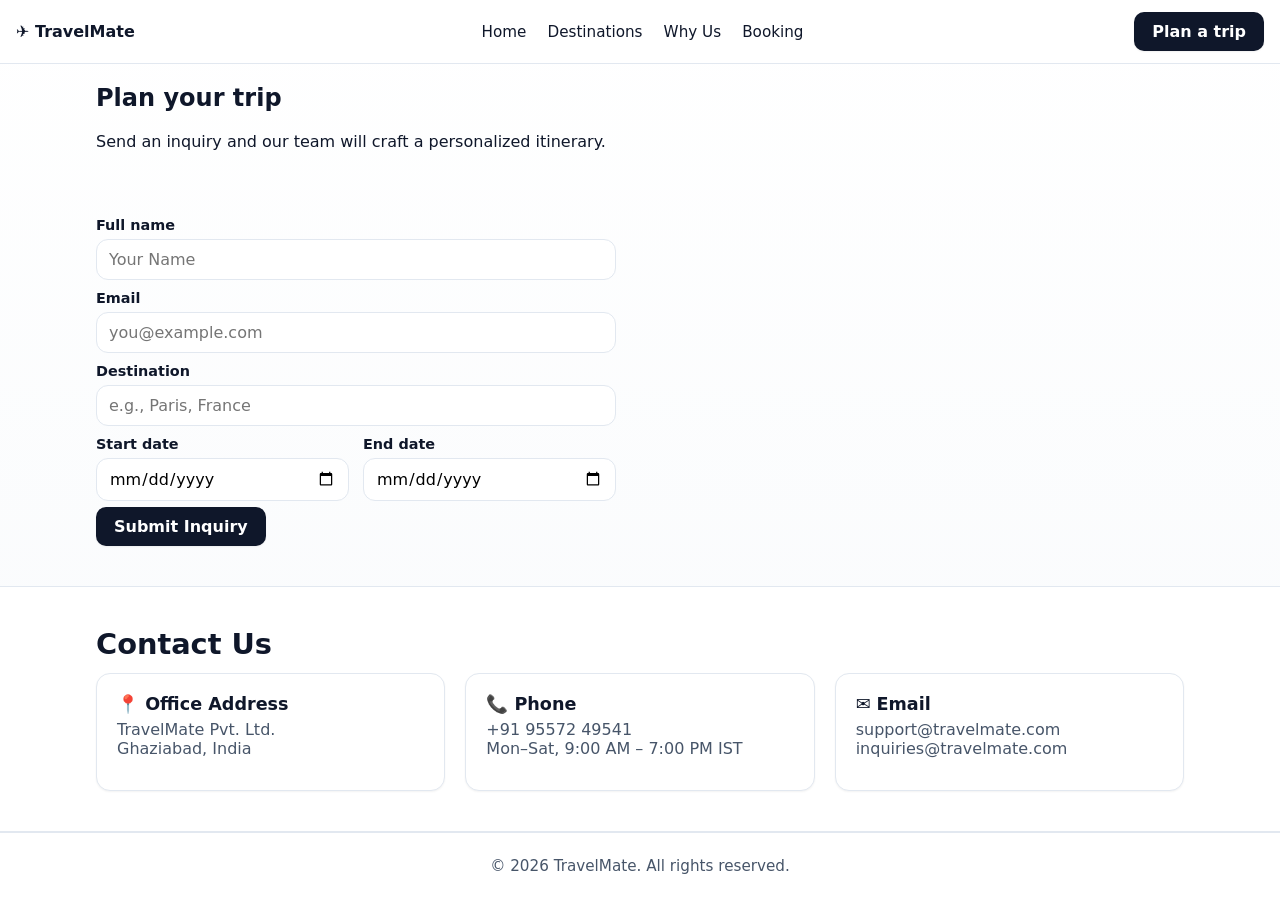
<file: Booking.html>
<!DOCTYPE html>
<html lang="en">
<head>
  <meta charset="utf-8" />
  <meta name="viewport" content="width=device-width, initial-scale=1" />
  <title>Booking – TravelMate</title>
  <link rel="stylesheet" href="./styles.css?v=2" />
</head>
<body>
  <header class="site-header">
    <a class="brand" href="./index.html">✈️ TravelMate</a>
    <nav class="site-nav">
      <a class="nav-link" href="./index.html">Home</a>
      <a class="nav-link" href="./destinations.html">Destinations</a>
      <!-- fixed filename -->
      <a class="nav-link" href="./Why us.html">Why Us</a>
      <a class="nav-link active btn-ghost" aria-current="page" href="./booking.html">Booking</a>
    </nav>
    <a class="btn" href="./booking.html">Plan a trip</a>
  </header>

  <main>
    <section class="page-hero">
      <div class="container">
        <h1 class="page-title">Plan your trip</h1>
        <p class="page-subtitle">Send an inquiry and our team will craft a personalized itinerary.</p>
      </div>
    </section>

    <!-- Booking form -->
    <section class="section">
      <div class="container">
        <form id="inquiryForm" class="form">
          <label for="name">Full name</label>
          <input id="name" type="text" class="input" placeholder="Your Name">

          <label for="email">Email</label>
          <input id="email" type="email" class="input" placeholder="you@example.com">

          <label for="dest">Destination</label>
          <input id="dest" type="text" class="input" placeholder="e.g., Paris, France">

          <div class="row cols-2">
            <div>
              <label for="start">Start date</label>
              <input id="start" type="date" class="input">
            </div>
            <div>
              <label for="end">End date</label>
              <input id="end" type="date" class="input">
            </div>
          </div>

          <a class="btn submit"
   href="https://docs.google.com/forms/d/e/1FAIpQLSfcwkbqiRBwfnUXSbffnTynq83405ZsI0pufMG2jj6IahAtkQ/viewform?usp=dialog"
   target="_blank">
   Submit Inquiry
</a>

        </form>
      </div>
    </section>

    <!-- Contact Details -->
    <section class="section section-contrast">
      <div class="container">
        <h2 class="section-title">Contact Us</h2>
        <div class="grid cols-3">
          <div class="card padded">
            <h3 class="card-title">📍 Office Address</h3>
            <p class="card-text">
              TravelMate Pvt. Ltd.<br>
              Ghaziabad, India
            </p>
          </div>

          <div class="card padded">
            <h3 class="card-title">📞 Phone</h3>
            <p class="card-text">
              <a href="tel:+91 9557249541">+91 95572 49541</a><br>
              Mon–Sat, 9:00 AM – 7:00 PM IST
            </p>
          </div>

          <div class="card padded">
            <h3 class="card-title">✉️ Email</h3>
            <p class="card-text">
              <a href="mailto:support@travelmate.com">support@travelmate.com</a><br>
              <a href="mailto:inquiries@travelmate.com">inquiries@travelmate.com</a>
            </p>
          </div>
        </div>
      </div>
    </section>
  </main>

  <footer class="site-footer">© <span id="year"></span> TravelMate. All rights reserved.</footer>

  <script>
    // Year
    document.getElementById('year').textContent = new Date().getFullYear();

    // Pre-fill destination from query string
    const params = new URLSearchParams(location.search);
    const destParam = params.get('dest');
    if (destParam) { document.getElementById('dest').value = decodeURIComponent(destParam); }

    // Form handler
    const msg = document.getElementById('formMsg');
    msg.style.display = 'none';
    document.getElementById('inquiryForm').addEventListener('submit', function (e) {
      e.preventDefault();
      const name = document.getElementById('name').value.trim();
      const email = document.getElementById('email').value.trim();
      const dest = document.getElementById('dest').value.trim();
      const start = document.getElementById('start').value.trim();
      const end = document.getElementById('end').value.trim();
      if (!name || !email || !dest || !start || !end) {
        msg.textContent = 'Please fill all fields to submit your inquiry.';
        msg.style.color = '#dc2626';
        msg.style.display = 'block';
        return;
      }
      msg.textContent = 'Thanks! Your inquiry has been received. We will reach out soon.';
      msg.style.color = '#16a34a';
      msg.style.display = 'block';
      this.reset();
    });
  </script>
</body>
</html>
</file>
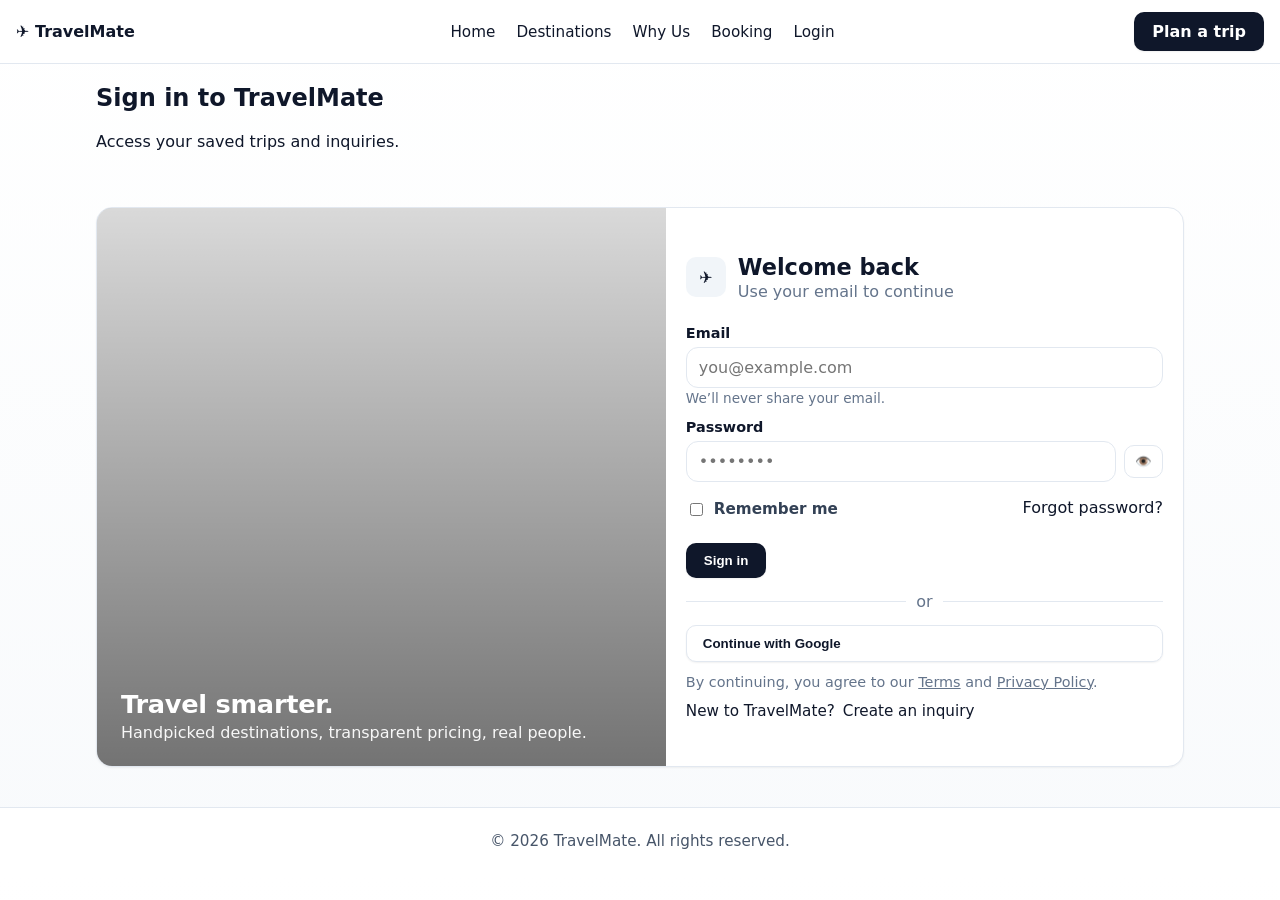
<file: Login page.html>
<!DOCTYPE html>
<html lang="en">
<head>
  <meta charset="utf-8" />
  <meta name="viewport" content="width=device-width, initial-scale=1" />
  <title>Login · TravelMate</title>
  <link rel="stylesheet" href="./styles.css?v=4" />
</head>
<body>
  <!-- Header -->
  <header class="site-header">
    <a class="brand" href="./index.html">✈️ TravelMate</a>
    <nav class="site-nav">
      <a class="nav-link" href="./index.html">Home</a>
      <a class="nav-link" href="./destinations.html">Destinations</a>
      <a class="nav-link" href="./why-us.html">Why Us</a>
      <a class="nav-link btn-ghost" href="./booking.html">Booking</a>
      <a class="nav-link active" aria-current="page" href="./login.html">Login</a>
    </nav>
    <a class="btn" href="./booking.html">Plan a trip</a>
  </header>

  <main>
    <!-- Page hero (breadcrumbs vibe) -->
    <section class="page-hero">
      <div class="container">
        <h1 class="page-title">Sign in to TravelMate</h1>
        <p class="page-subtitle">Access your saved trips and inquiries.</p>
      </div>
    </section>

    <!-- Auth split layout -->
    <section class="section">
      <div class="container">
        <div class="auth-layout card">
          <!-- Visual / marketing side (hidden on small screens) -->
          <aside class="auth-side" aria-hidden="true">
            <div class="auth-overlay">
              <h3>Travel smarter.</h3>
              <p>Handpicked destinations, transparent pricing, real people.</p>
            </div>
          </aside>

          <!-- Form side -->
          <div class="auth-pane padded">
            <div class="auth-head">
              <div class="logo-pill">✈️</div>
              <div>
                <h2 class="auth-title">Welcome back</h2>
                <p class="auth-sub">Use your email to continue</p>
              </div>
            </div>

            <form id="loginForm" class="form" novalidate>
              <div class="input-group">
                <label for="email">Email</label>
                <input id="email" type="email" class="input" placeholder="you@example.com"
                       autocomplete="email" required />
                <small class="field-hint">We’ll never share your email.</small>
              </div>

              <div class="input-group">
                <label for="password">Password</label>
                <div class="password-row">
                  <input id="password" type="password" class="input" placeholder="••••••••"
                         autocomplete="current-password" minlength="6" required />
                  <button class="btn-eye" type="button" aria-label="Show password" title="Show password">👁️</button>
                </div>
                <div class="auth-row">
                  <label class="check">
                    <input type="checkbox" id="remember" /> <span>Remember me</span>
                  </label>
                  <a class="link-muted" href="#" id="forgot">Forgot password?</a>
                </div>
              </div>

              <button type="submit" class="btn submit">Sign in</button>
              <p id="loginMsg" class="hint" style="display:none;">Logged in successfully (demo).</p>

              <div class="divider"><span>or</span></div>
              <button type="button" class="btn btn-ghost-full" id="signinGoogle">
                Continue with Google
              </button>

              <p class="tos">
                By continuing, you agree to our <a href="#">Terms</a> and <a href="#">Privacy Policy</a>.
              </p>
            </form>

            <div class="help-links">
              <span>New to TravelMate?</span>
              <a href="./booking.html">Create an inquiry</a>
            </div>
          </div>
        </div>
      </div>
    </section>
  </main>

  <footer class="site-footer">© <span id="year"></span> TravelMate. All rights reserved.</footer>

  <script>
    // Year
    document.getElementById('year').textContent = new Date().getFullYear();

    // Password visibility
    const eye = document.querySelector('.btn-eye');
    const pwd = document.getElementById('password');
    eye.addEventListener('click', () => {
      const isPwd = pwd.type === 'password';
      pwd.type = isPwd ? 'text' : 'password';
      eye.textContent = isPwd ? '🙈' : '👁️';
      eye.setAttribute('aria-label', isPwd ? 'Hide password' : 'Show password');
      eye.title = isPwd ? 'Hide password' : 'Show password';
    });

    // Demo login handler (front-end only)
    const msg = document.getElementById('loginMsg');
    document.getElementById('loginForm').addEventListener('submit', function(e){
      e.preventDefault();
      const email = document.getElementById('email').value.trim();
      const pass = document.getElementById('password').value.trim();

      if(!email || !pass){
        msg.textContent = 'Please enter your email and password.';
        msg.style.color = '#dc2626'; msg.style.display = 'block';
        return;
      }
      if(pass.length < 6){
        msg.textContent = 'Password must be at least 6 characters.';
        msg.style.color = '#dc2626'; msg.style.display = 'block';
        return;
      }
      msg.textContent = 'Logged in successfully (demo).';
      msg.style.color = '#16a34a'; msg.style.display = 'block';
      this.reset();
    });

    // Demo “forgot password”
    document.getElementById('forgot').addEventListener('click', function(e){
      e.preventDefault();
      alert('Demo site: no reset backend connected.');
    });

    // Demo Google sign-in button
    document.getElementById('signinGoogle').addEventListener('click', () => {
      alert('Demo site: Google Sign-In not wired. (Front-end only)');
    });
  </script>
</body>
</html>
</file>
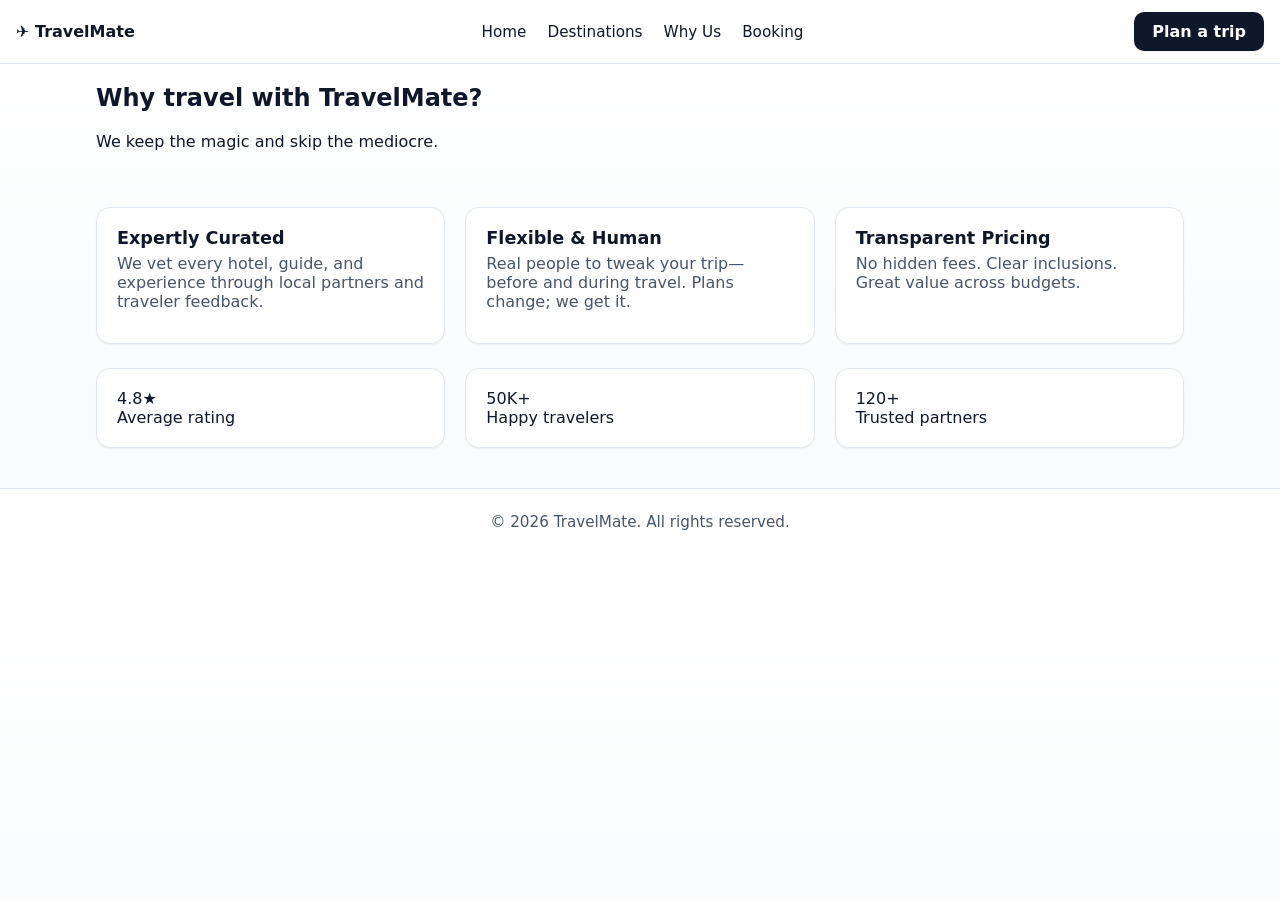
<file: Why us.html>
<!DOCTYPE html>
<html lang="en">
<head>
  <meta charset="utf-8" />
  <meta name="viewport" content="width=device-width, initial-scale=1" />
  <title>Why Us – TravelMate</title>
  <link rel="stylesheet" href="./styles.css?v=2" />
</head>
<body>
  <header class="site-header">
  <a class="brand" href="./index.html">✈️ TravelMate</a>
  <nav class="site-nav">
    <a class="nav-link" href="./index.html">Home</a>
    <a class="nav-link" href="./destinations.html">Destinations</a>
    <a class="nav-link active" aria-current="page" href="./Why us.html">Why Us</a>
    <a class="nav-link btn-ghost" href="./booking.html">Booking</a>
  </nav>
  <a class="btn" href="./booking.html">Plan a trip</a>
</header>


  <main>
    <section class="page-hero">
      <div class="container">
        <h1 class="page-title">Why travel with TravelMate?</h1>
        <p class="page-subtitle">We keep the magic and skip the mediocre.</p>
      </div>
    </section>

    <section class="section">
      <div class="container">
        <div class="grid cols-3">
          <div class="card padded">
            <h3 class="card-title">Expertly Curated</h3>
            <p class="card-text">We vet every hotel, guide, and experience through local partners and traveler feedback.</p>
          </div>
          <div class="card padded">
            <h3 class="card-title">Flexible & Human</h3>
            <p class="card-text">Real people to tweak your trip—before and during travel. Plans change; we get it.</p>
          </div>
          <div class="card padded">
            <h3 class="card-title">Transparent Pricing</h3>
            <p class="card-text">No hidden fees. Clear inclusions. Great value across budgets.</p>
          </div>
        </div>

        <div class="grid cols-3" style="margin-top:24px">
          <div class="stat card padded">
            <div class="stat-number">4.8★</div>
            <div class="stat-label">Average rating</div>
          </div>
          <div class="stat card padded">
            <div class="stat-number">50K+</div>
            <div class="stat-label">Happy travelers</div>
          </div>
          <div class="stat card padded">
            <div class="stat-number">120+</div>
            <div class="stat-label">Trusted partners</div>
          </div>
        </div>
      </div>
    </section>
  </main>

  <footer class="site-footer">© <span id="year"></span> TravelMate. All rights reserved.</footer>
  <script>
    document.getElementById('year').textContent = new Date().getFullYear();
  </script>
</body>
</html>
</file>
<file: styles.css>
/* ===== Base ===== */
:root{--bg:#f8fafc;--card:#ffffff;--text:#0f172a;--muted:#475569;--line:#e2e8f0;--btn:#0f172a}
*{box-sizing:border-box}
html,body{margin:0;padding:0}
body{font-family:system-ui,-apple-system,Segoe UI,Roboto,Ubuntu,Cantarell,Noto Sans,sans-serif;color:var(--text);background:linear-gradient(#fff,var(--bg))}
a{color:inherit;text-decoration:none}
img{max-width:100%;display:block}

/* ===== Layout ===== */
.container{max-width:1120px;margin-inline:auto;padding-inline:16px}
.section{padding:40px 0}
.section-contrast{background:#fff;border-block:1px solid var(--line)}
.section-title{font-size:1.8rem;font-weight:800;margin:0 0 12px}

/* ===== Header ===== */
.site-header{position:sticky;top:0;z-index:50;display:flex;align-items:center;justify-content:space-between;padding:12px 16px;background:#fff;border-bottom:1px solid var(--line)}
.brand{font-weight:800;display:flex;align-items:center;gap:8px}
.site-nav a{margin-left:16px;font-size:.95rem}
.site-nav a:hover{color:#334155}

/* ===== Buttons ===== */
.btn{display:inline-flex;align-items:center;gap:.5rem;background:var(--btn);color:#fff;border:none;border-radius:10px;padding:10px 18px;font-weight:600;cursor:pointer;box-shadow:0 1px 2px rgba(0,0,0,.06)}
.btn:hover{filter:brightness(1.05)}
.submit{margin-top:6px}

/* ===== Hero ===== */
.hero{position:relative}
.hero-img{width:100%;height:60vh;object-fit:cover}
.hero-overlay{position:absolute;inset:0;background:linear-gradient(to top,#fff,rgba(255,255,255,.6),transparent)}
.hero-content{position:absolute;inset:auto auto 10% 10%;max-width:600px}
.title{font-size:clamp(32px,4.5vw,44px);line-height:1.1;font-weight:900;letter-spacing:-.02em;margin:0}
.subtitle{font-size:1.1rem;color:var(--muted);margin-top:8px}

/* ===== Grid & Cards ===== */
.grid{display:grid;gap:20px}
@media(min-width:640px){.cols-2{grid-template-columns:repeat(2,1fr)}}
@media(min-width:1024px){.cols-3{grid-template-columns:repeat(3,1fr)}}
.card{background:var(--card);border:1px solid var(--line);border-radius:14px;box-shadow:0 1px 2px rgba(0,0,0,.05);overflow:hidden;display:flex;flex-direction:column;height:100%}
.card img{width:100%;height:260px;object-fit:cover}
.card-body{flex:1;display:flex;flex-direction:column;justify-content:space-between;padding:16px}
.card-title{margin:0 0 6px;font-size:1.1rem;font-weight:700}
.card-text{color:var(--muted);margin:0 0 12px;flex-grow:1}
.padded{padding:20px}

/* ===== Form ===== */
.form{max-width:520px}
label{font-size:.9rem;font-weight:700;display:block;margin:10px 0 6px}
.input{width:100%;border:1px solid var(--line);border-radius:12px;padding:10px 12px;font:inherit}
.row{display:grid;gap:14px}
.cols-2{grid-template-columns:repeat(2,1fr)}
.hint{font-size:.95rem;color:#16a34a;margin-top:8px}

/* ===== Footer ===== */
.site-footer{background:#fff;border-top:1px solid var(--line);text-align:center;color:#475569;padding:24px;font-size:.95rem}


/* ===== Responsive tweaks ===== */
@media (max-width: 1023px) {
  .container { padding-inline: 12px; }
  .hero-img { height: 50vh; }
  .hero-content { inset: auto auto 8% 6%; max-width: 520px; }
  .section { padding: 32px 0; }
}

@media (max-width: 639px) {
  .site-header { flex-wrap: wrap; gap: 10px; }
  .site-nav { width: 100%; display: flex; gap: 12px; justify-content: center; order: 3; padding-top: 6px; }
  .btn { width: 100%; justify-content: center; }
  .hero-img { height: 40vh; }
  .hero-content { inset: auto auto 6% 5%; max-width: 90%; }
  .title { font-size: clamp(24px, 7vw, 32px); }
  .subtitle { font-size: 0.98rem; }
  .grid { gap: 16px; }
  .card img { height: 220px; }
  .section { padding: 26px 0; }
  .form { max-width: 100%; }
  .row.cols-2 { grid-template-columns: 1fr; }
}

/* ===== Auth Pro (split layout) ===== */
.auth-layout{
  display:grid;
  grid-template-columns: 1.1fr 1fr; /* visual : form */
  min-height: 560px;
  overflow:hidden;
  border:1px solid var(--line);
  border-radius:16px;
}
.auth-side{
  position:relative;
  background:url("https://images.unsplash.com/photo-1526772662000-3f88f10405ff?q=80&w=1600&auto=format&fit=crop") center/cover no-repeat;
}
.auth-overlay{
  position:absolute; inset:0;
  background:linear-gradient(180deg, rgba(0,0,0,.15), rgba(0,0,0,.55));
  color:#fff; display:flex; flex-direction:column; justify-content:flex-end;
  padding:24px;
}
.auth-overlay h3{ margin:0 0 4px; font-size:1.6rem; font-weight:900; letter-spacing:-.01em; }
.auth-overlay p{ margin:0; opacity:.95; }

.auth-pane{ display:flex; flex-direction:column; justify-content:center; }
.auth-head{ display:flex; align-items:center; gap:12px; margin-bottom:12px; }
.logo-pill{ width:40px; height:40px; display:grid; place-items:center; border-radius:10px; background:#f1f5f9; }
.auth-title{ font-size:1.4rem; margin:0; }
.auth-sub{ margin:2px 0 0; color:#64748b; }

.input-group{ margin:12px 0; }
.field-hint{ color:#64748b; font-size:.85rem; }
.password-row{ display:flex; gap:8px; align-items:center; }
.btn-eye{
  border:1px solid var(--line);
  background:#fff; border-radius:10px; padding:8px 10px; cursor:pointer;
}
.btn-eye:hover{ filter:brightness(1.03); }

.auth-row{ display:flex; justify-content:space-between; align-items:center; margin-top:8px; }
.check{ display:inline-flex; gap:8px; align-items:center; font-size:.95rem; color:#334155; }
.divider{ display:flex; align-items:center; gap:10px; margin:14px 0; color:#64748b; }
.divider::before, .divider::after{ content:""; flex:1; height:1px; background:var(--line); }
.btn-ghost-full{
  width:100%; background:#fff; color:var(--text); border:1px solid var(--line);
  border-radius:10px; padding:10px 16px; font-weight:600; cursor:pointer;
}
.btn-ghost-full:hover{ filter:brightness(1.02); }

.tos{ margin:12px 0 0; font-size:.9rem; color:#64748b; }
.tos a{ text-decoration:underline; }

.help-links{ display:flex; gap:8px; align-items:center; margin-top:12px; font-size:.95rem; }

/* Inputs focus polish */
.input:focus{
  outline:none; border-color:#94a3b8; box-shadow:0 0 0 4px rgba(148,163,184,.25);
}

/* Responsive */
@media (max-width: 1023px){
  .auth-layout{ grid-template-columns: 1fr; }
  .auth-side{ display:none; }
}
</file>
